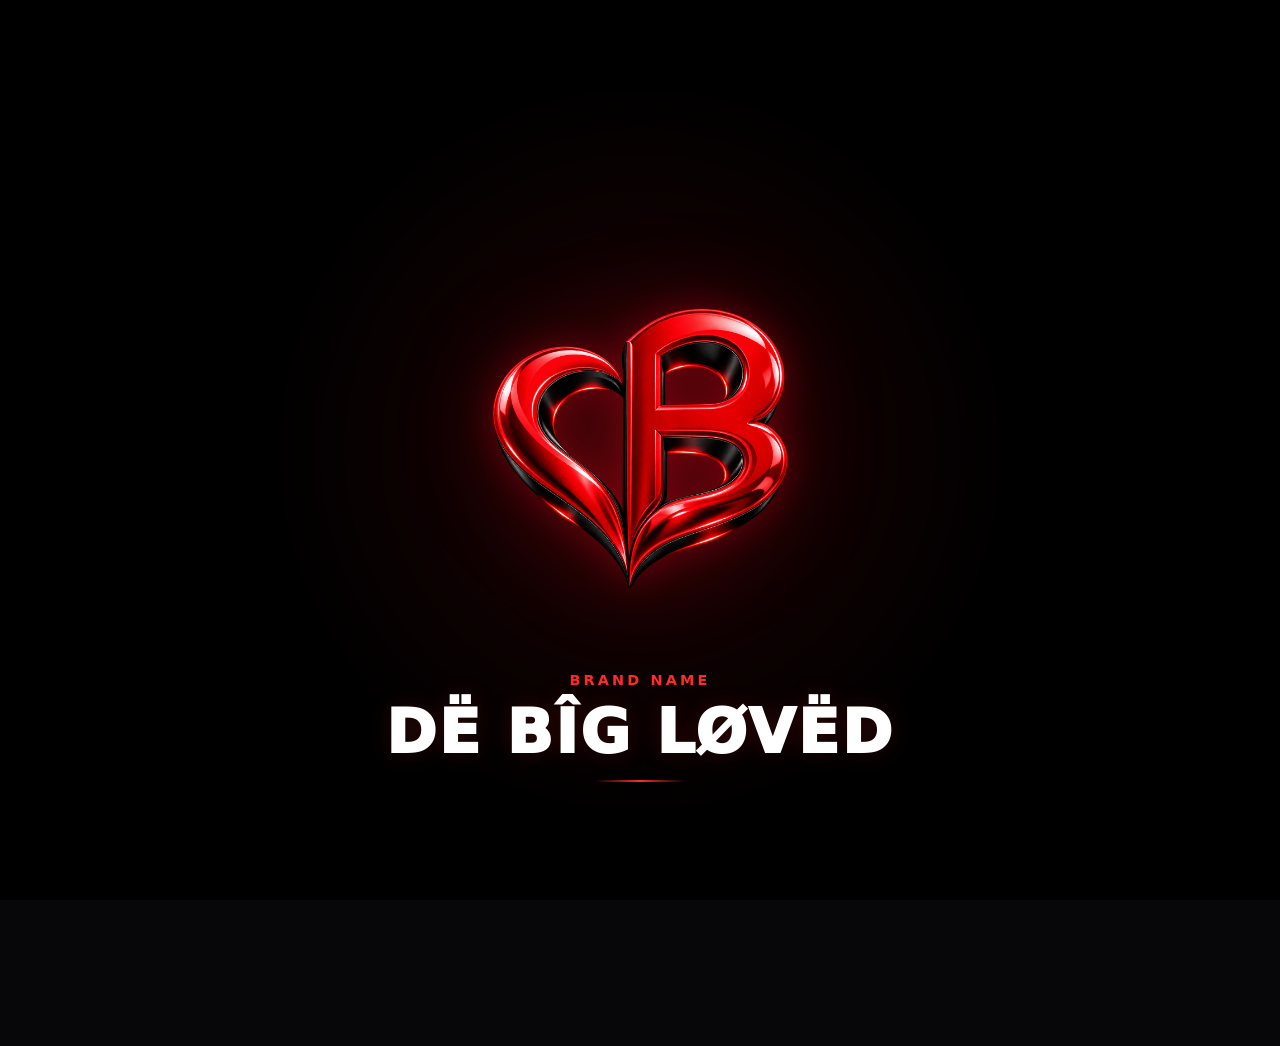
<file: BIG LOVEED POR/index.html>
<!DOCTYPE html>
<html lang="en">
<head>
  <meta charset="UTF-8" />
  <meta name="viewport" content="width=device-width, initial-scale=1.0" />
  <title>DË BÎG LØVËD | Creative • Code • Storytelling</title>
  <link rel="stylesheet" href="index.css" />
  <style>
    /* CV MODAL STYLES */
    .cv-modal {
      display: none;
      position: fixed;
      top: 0;
      left: 0;
      width: 100%;
      height: 100%;
      background: rgba(0, 0, 0, 0.85);
      z-index: 9999;
      overflow-y: auto;
      padding: 20px;
    }
    .cv-modal-content {
      background: #141418;
      max-width: 850px;
      margin: 30px auto;
      border-radius: 12px;
      border: 1px solid #22222a;
      color: #fff;
      padding: 30px;
      position: relative;
    }
    .cv-close-btn {
      position: absolute;
      top: 15px;
      right: 20px;
      font-size: 24px;
      color: #fff;
      cursor: pointer;
    }
    .cv-banner {
      width: 100%;
      max-height: 250px;
      object-fit: cover;
      border-radius: 8px;
      margin-bottom: 20px;
    }
    .cv-header h2 {
      font-size: 1.8rem;
      margin-bottom: 5px;
      color: #fff;
    }
    .cv-subtitle {
      color: #ff2a2a;
      font-weight: 600;
      margin-bottom: 10px;
    }
    .cv-section {
      margin-top: 25px;
      border-top: 1px solid #22222a;
      padding-top: 15px;
    }
    .cv-section h3 {
      color: #ff2a2a;
      font-size: 1.1rem;
      text-transform: uppercase;
      margin-bottom: 10px;
    }
    .cv-skills-grid {
      display: grid;
      grid-template-columns: repeat(auto-fill, minmax(180px, 1fr));
      gap: 10px;
    }
    .cv-skill-item {
      background: #1a1a20;
      padding: 8px 12px;
      border-radius: 5px;
      font-size: 0.85rem;
      border: 1px solid #22222a;
    }
    .cv-job {
      margin-bottom: 15px;
    }
    .cv-job-title {
      font-weight: bold;
      color: #fff;
    }
    .cv-job-time {
      color: #ff2a2a;
      font-size: 0.85rem;
    }
    .cv-list {
      padding-left: 20px;
      color: #a0a0a8;
      font-size: 0.9rem;
    }
    .cv-print-btn {
      background: #ff2a2a;
      color: #fff;
      border: none;
      padding: 10px 20px;
      border-radius: 6px;
      cursor: pointer;
      font-weight: bold;
      margin-bottom: 15px;
    }
    @media print {
      body * { visibility: hidden; }
      .cv-modal, .cv-modal-content, .cv-modal-content * { visibility: visible; }
      .cv-modal { position: absolute; left: 0; top: 0; background: #fff; color: #000; width: 100%; }
      .cv-modal-content { background: #fff; color: #000; border: none; }
      .cv-close-btn, .cv-print-btn { display: none; }
      .cv-subtitle, .cv-section h3, .cv-job-time { color: #d32f2f; }
      .cv-skill-item { background: #f5f5f5; color: #000; border-color: #ccc; }
      .cv-list { color: #333; }
    }
  

    /* CINEMATIC INTRO / LOGO SPLASH */
    #intro-splash {
      position: fixed;
      inset: 0;
      z-index: 20000;
      display: grid;
      place-items: center;
      background: #000;
      overflow: hidden;
      opacity: 1;
      visibility: visible;
      transition: opacity 900ms ease, visibility 900ms ease;
    }

    #intro-splash::before {
      content: "";
      position: absolute;
      width: min(70vw, 760px);
      height: min(70vw, 760px);
      border-radius: 50%;
      background: radial-gradient(circle, rgba(255, 22, 35, .20) 0%, rgba(255, 22, 35, .06) 36%, transparent 70%);
      filter: blur(24px);
      animation: splashPulse 2.8s ease-in-out infinite;
    }

    .intro-inner {
      position: relative;
      z-index: 2;
      display: flex;
      flex-direction: column;
      align-items: center;
      justify-content: center;
      width: min(90vw, 900px);
      text-align: center;
    }

    .intro-logo-wrap {
      width: clamp(180px, 34vw, 430px);
      aspect-ratio: 1 / 1;
      display: grid;
      place-items: center;
      opacity: 0;
      transform: scale(.72) rotateY(0deg);
      animation: logoEnter 900ms cubic-bezier(.16,1,.3,1) forwards, logoSpin 1800ms cubic-bezier(.65,0,.2,1) 900ms forwards;
      filter: drop-shadow(0 0 18px rgba(255, 0, 25, .28)) drop-shadow(0 0 48px rgba(255, 0, 25, .18));
      transform-style: preserve-3d;
      perspective: 1200px;
    }

    .intro-logo {
      width: 100%;
      height: 100%;
      object-fit: contain;
      display: block;
      user-select: none;
      -webkit-user-drag: none;
      backface-visibility: hidden;
    }

    .intro-text {
      position: absolute;
      top: calc(50% + clamp(120px, 20vw, 220px));
      width: min(92vw, 920px);
      opacity: 0;
      transform: translateY(24px);
      letter-spacing: .08em;
      text-transform: uppercase;
    }

    .intro-text-primary {
      animation: introTextIn 650ms ease 2.75s forwards, introTextOut 500ms ease 5.05s forwards;
    }

    .intro-text-secondary {
      animation: introTextIn 650ms ease 5.45s forwards;
    }

    .intro-kicker {
      display: block;
      margin-bottom: 10px;
      color: #ff2a2a;
      font-size: clamp(.68rem, 1.6vw, .9rem);
      font-weight: 800;
      letter-spacing: .22em;
    }

    .intro-title {
      display: block;
      color: #fff;
      font-size: clamp(1.1rem, 4vw, 2.35rem);
      line-height: 1.1;
      font-weight: 900;
      text-shadow: 0 0 20px rgba(255,255,255,.08);
    }

    .intro-brand {
      display: block;
      margin-top: 3px;
      color: #fff;
      font-size: clamp(1.45rem, 5.4vw, 3.8rem);
      line-height: 1;
      font-weight: 950;
      letter-spacing: .04em;
      text-shadow: 0 0 24px rgba(255,42,42,.16);
    }

    .intro-subtle-line {
      width: 90px;
      height: 2px;
      margin: 18px auto 0;
      background: linear-gradient(90deg, transparent, #ff2a2a, transparent);
      transform: scaleX(0);
      transform-origin: center;
      animation: lineReveal 700ms ease 5.85s forwards;
    }

    body.intro-running > :not(#intro-splash) {
      opacity: 0;
    }

    body.intro-complete > :not(#intro-splash) {
      animation: pageReveal 900ms ease both;
    }

    #intro-splash.is-done {
      opacity: 0;
      visibility: hidden;
      pointer-events: none;
    }

    @keyframes logoEnter {
      0% { opacity: 0; transform: scale(.72) rotateY(0deg); }
      100% { opacity: 1; transform: scale(1) rotateY(0deg); }
    }

    @keyframes logoSpin {
      0% { transform: scale(1) rotateY(0deg); }
      65% { transform: scale(1.04) rotateY(290deg); }
      100% { transform: scale(1) rotateY(360deg); }
    }

    @keyframes introTextIn {
      0% { opacity: 0; transform: translateY(24px); filter: blur(10px); }
      100% { opacity: 1; transform: translateY(0); filter: blur(0); }
    }

    @keyframes introTextOut {
      0% { opacity: 1; transform: translateY(0); filter: blur(0); }
      100% { opacity: 0; transform: translateY(-18px); filter: blur(10px); }
    }

    @keyframes lineReveal {
      100% { transform: scaleX(1); }
    }

    @keyframes splashPulse {
      0%, 100% { transform: scale(.95); opacity: .72; }
      50% { transform: scale(1.08); opacity: 1; }
    }

    @keyframes pageReveal {
      from { opacity: 0; }
      to { opacity: 1; }
    }

    @media (prefers-reduced-motion: reduce) {
      #intro-splash { transition-duration: 200ms; }
      .intro-logo-wrap, .intro-text-primary, .intro-text-secondary, .intro-subtle-line { animation-duration: 1ms !important; animation-delay: 1ms !important; animation-iteration-count: 1 !important; }
    }

    /* WEB PROJECT SHOWCASE LINK */
    .btn span[aria-hidden="true"] { margin-left: 6px; }
    .grid-item .btn { transition: transform .25s ease, box-shadow .25s ease; }
    .grid-item .btn:hover { transform: translateY(-2px); box-shadow: 0 12px 30px rgba(255,42,42,.22); }

  </style>
</head>
<body class="intro-running">

  <!-- CINEMATIC OBJ INTRO SPLASH -->
  <div id="intro-splash" aria-label="Obafemi Beloved Jesulayomi portfolio introduction">
    <div class="intro-inner">
      <div class="intro-logo-wrap">
        <img class="intro-logo" src="ChatGPT Image Aug 20, 2026, 01_50_50 PM.png" alt="OBJ logo" />
      </div>

      <div class="intro-text intro-text-primary">
        <span class="intro-title">This is Obafemi Beloved Jesulayomi (OBJ)</span>
        <span class="intro-kicker">PERSONAL PORTFOLIO</span>
      </div>

      <div class="intro-text intro-text-secondary">
        <span class="intro-kicker">BRAND NAME</span>
        <span class="intro-brand">DË BÎG LØVËD</span>
        <div class="intro-subtle-line"></div>
      </div>
    </div>
  </div>

  <!-- CUSTOM CURSOR -->
  <div class="cursor-dot" id="dot"></div>
  <div class="cursor-outline" id="outline"></div>

  <!-- AMBIENT GLOW -->
  <div class="glow-orb"></div>

  <!-- NAVIGATION -->
  <header>
    <div class="logo">DË BÎG <span>LØVËD</span></div>
    <nav>
      <ul>
        <li><a href="#" onclick="showPage('home')" class="active" id="nav-home">Home</a></li>
        <li><a href="#" onclick="showPage('web')" id="nav-web">Web Dev</a></li>
        <li><a href="#" onclick="showPage('video')" id="nav-video">Video</a></li>
        <li><a href="#" onclick="showPage('photo')" id="nav-photo">Photo</a></li>
        <li><a href="#" onclick="showPage('contact')" id="nav-contact">Contact</a></li>
      </ul>
    </nav>
  </header>

  <!-- 1. HOME PAGE -->
  <section id="home" class="active-section">
    <div class="hero">
      <div class="hero-text">
        <span class="tag">Portfolio Showcase</span>
        <h1>TURNING IDEAS INTO <span>IMPACT</span></h1>
        <p class="subtitle">Architecting modern web experiences, crafting engaging digital content, producing cinematic edits, and engineering high-converting visual brand assets.</p>
        <button class="btn" onclick="showPage('contact')">Launch Project</button>
      </div>

      <!-- PROFILE PICTURE SPOT -->
      <div class="hero-image-wrapper">
        <div class="profile-frame">
          <img src="mine.jpeg" alt="De Big Loved Profile Picture">
        </div>
      </div>
    </div>

    <div class="hero-cards">
      <div class="card">
        <h3>Brand Visuals</h3>
        <p style="color: var(--muted); font-size: 0.85rem;">4 Years Exp. Visual brand identity, polished marketing graphics, and high-end digital presentation design.</p>
      </div>
      <div class="card">
        <h3>Web Architecture</h3>
        <p style="color: var(--muted); font-size: 0.85rem;">2 Years Exp. Responsive UI design, clean code standards, and custom web applications.</p>
      </div>
      <div class="card">
        <h3>Video Production</h3>
        <p style="color: var(--muted); font-size: 0.85rem;">4 Years Exp. High-energy cuts, color grading, motion FX, and sound design.</p>
      </div>
      <div class="card">
        <h3>Photo Retouching</h3>
        <p style="color: var(--muted); font-size: 0.85rem;">4 Years Exp. Precision visual grading, brand collateral, and composition balance.</p>
      </div>
    </div>
  </section>

  <!-- 2. WEB DEVELOPMENT PAGE -->
  <section id="web">
    <span class="tag">Engineering</span>
    <h2 class="title">Web <span>Development</span></h2>
    <p class="subtitle">Custom web applications engineered with clean code and interactive frontends.</p>
    <div class="grid">
      <div class="grid-item">
        <div class="preview-box">
          <img src="Screenshot 2026-10-10 164930.png" alt="Code UI">
        </div>
        <div style="padding: 25px;">
          <h3>Interactive Web App</h3>
          <p style="color: var(--muted); font-size: 0.85rem; margin-top: 5px; margin-bottom: 20px;">Built with modern JavaScript framework architecture, API integration, and theme engines.</p>
          <button class="btn" onclick="window.location.href='web-projects.html'" style="padding: 8px 18px; font-size: 0.75rem;">Explore Architecture <span aria-hidden="true">↗</span></button>
        </div>
      </div>
      <div class="grid-item">
        <div class="preview-box">
          <img src="e46a0178-d186-4984-81bb-4c3822f43ef6.png" alt="Dashboard">
        </div>
        <div style="padding: 25px;">
          <h3>Brand Media Portal</h3>
          <p style="color: var(--muted); font-size: 0.85rem; margin-top: 5px; margin-bottom: 20px;">Performance-focused landing layout designed for media display and client acquisition.</p>
          <button class="btn" onclick="window.location.href='web-projects.html'" style="padding: 8px 18px; font-size: 0.75rem;">Explore Architecture <span aria-hidden="true">↗</span></button>
        </div>
      </div>
    </div>
  </section>

  <!-- 3. VIDEO EDITING PAGE -->
  <section id="video">
    <span class="tag">Motion Media</span>
    <h2 class="title">Video <span>Editing</span></h2>
    <p class="subtitle">4 Years in cinematic post-production, storytelling, and motion graphics.</p>
    <div class="grid">
      <div class="grid-item">
        <div class="preview-box">
          <img src="vid.png" alt="Video Timeline">
        </div>
        <div style="padding: 25px;">
          <h3>Commercial Showreel</h3>
          <p style="color: var(--muted); font-size: 0.85rem; margin-top: 5px; margin-bottom: 20px;">Dynamic timeline editing featuring precise pacing, sound effects, and color transformation.</p>
          <button class="btn" onclick="window.location.href='video-projects.html'" style="padding: 8px 18px; font-size: 0.75rem;">Play Reel</button>
        </div>
      </div>
    </div>
  </section>

  <!-- 4. PHOTO EDITING PAGE -->
  <section id="photo">
    <span class="tag">Post-Processing Lab</span>
    <h2 class="title">Photo <span>Editing</span></h2>
    <p class="subtitle">Adjust the controls below to experience dynamic post-processing color grading in real time.</p>

    <div class="interactive-photo">
      <div class="photo-stage">
        <img id="target-photo" src="74b70dab-a43e-45c5-8aa5-62d47d5a8537.png" alt="Retouch Target">
      </div>
      <div class="controls-panel">
        <h3 style="font-size: 1rem; text-transform: uppercase;">Realtime FX Suite</h3>
        <div class="control-group">
          <label>Exposure <span id="val-bright">100%</span></label>
          <input type="range" id="bright" min="50" max="150" value="100" oninput="applyFilters()">
        </div>
        <div class="control-group">
          <label>Contrast <span id="val-contrast">100%</span></label>
          <input type="range" id="contrast" min="50" max="200" value="100" oninput="applyFilters()">
        </div>
        <div class="control-group">
          <label>Color Grade (Hue) <span id="val-hue">0deg</span></label>
          <input type="range" id="hue" min="0" max="360" value="0" oninput="applyFilters()">
        </div>
        <button class="btn" style="padding: 10px; font-size: 0.75rem; justify-content: center;" onclick="resetFilters()">Reset FX</button>
      </div>
    </div>
  </section>

  <!-- 5. CONTACT PAGE -->
  <section id="contact">
    <span class="tag">Direct Channel</span>
    <h2 class="title">Contact <span>& Hiring</span></h2>
    <p class="subtitle">Available for Web Architecture, Video Post-Production, Brand Design, and Visual Design opportunities.</p>
    
    <div class="contact-wrapper">
      <div class="contact-info-card">
        <h3 style="font-size: 1.2rem; text-transform: uppercase;">Direct Info</h3>
        
        <div class="info-item">
          <label>Email Address</label>
          <a href="mailto:obafemibelovedjesulayomi@gmail.com">obafemibelovedjesulayomi@gmail.com</a>
        </div>

        <div class="info-item">
          <label>Phone Number</label>
          <a href="tel:+2348052755232">+234 8052755232</a>
        </div>

        <div class="info-item">
          <label>Social Handle</label>
          <p>FACEBOOK (@BIG LOVED AI)</p>
          <p>TIKTOK (@De_Big_Loved)</p>
          <p>INSTAGRAM (@De_Big_Loved)</p>
        </div>

        <!-- VIEW AND DOWNLOAD CV BUTTON -->
        <button onclick="openCvModal()" class="btn" style="margin-top: 10px; justify-content: center; width: 100%;">
          View & Download Official CV
        </button>
      </div>

      <!-- WHATSAPP DIRECT FORM -->
      <form id="whatsappForm" onsubmit="sendToWhatsApp(event)">
        <input type="text" id="clientName" placeholder="Full Name" required />
        <input type="email" id="clientEmail" placeholder="Email Address" required />
        <textarea id="clientMessage" rows="4" placeholder="Project Description" required></textarea>
        <button type="submit" class="btn">Dispatch Message</button>
      </form>
    </div>
  </section>

  <!-- CV MODAL POPUP -->
  <div id="cvModal" class="cv-modal">
    <div class="cv-modal-content">
      <span class="cv-close-btn" onclick="closeCvModal()">&times;</span>
      <button class="cv-print-btn" onclick="window.print()">🖨️ Print / Save as PDF</button>

      <!-- CV IMAGE BANNER -->
      <img src="IMG_6655.jpg" alt="Obafemi Beloved Jesulayomi Banner" class="cv-banner" />

      <div class="cv-header">
        <h2>Obafemi Beloved Jesulayomi</h2>
        <div class="cv-subtitle">Website Developer | Video Editor | Photo Editor | Graphic Designer | Brand Visual Specialist</div>
        <p style="color: #a0a0a8; font-size: 0.85rem;">Kabba, Kogi State, Nigeria | obafemibelovedjesulayomi@gmail.com</p>
      </div>

      <div class="cv-section">
        <h3>Professional Profile</h3>
        <p style="color: #a0a0a8; font-size: 0.9rem;">Creative and technically minded digital professional with 4 years of experience in video editing and photo editing and 2 years of experience in web development. Skilled at turning ideas into polished visual content and functional digital experiences. Strong background in image enhancement, retouching, background removal, color correction, graphic design, HTML, CSS, and JavaScript.</p>
      </div>

      <div class="cv-section">
        <h3>Core Skills</h3>
        <div class="cv-skills-grid">
          <div class="cv-skill-item">📸 Photo Editing</div>
          <div class="cv-skill-item">🎬 Video Editing</div>
          <div class="cv-skill-item">🌐 Web Development</div>
          <div class="cv-skill-item">🎨 Graphic Design</div>
          <div class="cv-skill-item">✨ Image Enhancement</div>
          <div class="cv-skill-item">🖼️ Background Removal</div>
          <div class="cv-skill-item">🎨 Color Correction</div>
          <div class="cv-skill-item">💻 HTML / CSS</div>
          <div class="cv-skill-item">⚡ JavaScript</div>
          <div class="cv-skill-item">🧩 Brand Visuals</div>
          <div class="cv-skill-item">📖 Visual Storytelling</div>
          <div class="cv-skill-item">💡 Creative Problem-Solving</div>
        </div>
      </div>

      <div class="cv-section">
        <h3>Professional Experience</h3>
        <div class="cv-job">
          <div class="cv-job-title">Independent Creative Professional / Freelancer</div>
          <div class="cv-job-time">4 Years — Video & Photo Editing</div>
          <ul class="cv-list">
            <li>Edited and enhanced photographs for personal, social-media, promotional, and event use.</li>
            <li>Performed retouching, sharpening, color correction, background removal, and visual cleanup while preserving natural facial appearance.</li>
            <li>Created polished graphics, promotional materials, social-media visuals, and branded content.</li>
            <li>Edited videos into engaging, story-driven content suitable for social media and promotional communication.</li>
          </ul>
        </div>
        <div class="cv-job">
          <div class="cv-job-title">Website Developer / Front-End Developer</div>
          <div class="cv-job-time">2 Years — Web Development</div>
          <ul class="cv-list">
            <li>Build and customize responsive websites using HTML, CSS, and JavaScript.</li>
            <li>Create clean, user-focused interfaces and modern digital experiences.</li>
            <li>Develop interactive web pages and connect front-end interfaces to web-based functionality.</li>
            <li>Combine design and development skills to turn creative concepts into usable digital products.</li>
          </ul>
        </div>
      </div>

      <div class="cv-section">
        <h3>Tools & Technology</h3>
        <p style="color: #a0a0a8; font-size: 0.9rem;">
          <strong>Creative:</strong> Adobe Photoshop, Adobe Lightroom, video-editing workflows, graphic-design workflows<br>
          <strong>Web:</strong> HTML5, CSS3, JavaScript<br>
          <strong>General:</strong> Image retouching, digital design, visual storytelling, brand presentation
        </p>
      </div>

      <div class="cv-section">
        <h3>Education</h3>
        <p style="color: #a0a0a8; font-size: 0.9rem;">
          <strong>Evangel College, Ayetẹju, Kabba, Kogi State, Nigeria</strong> — Secondary School Graduate, 2026
        </p>
      </div>

      <div class="cv-section">
        <h3>Professional Strengths</h3>
        <p style="color: #a0a0a8; font-size: 0.9rem;">Creative • Innovative • Reliable • Passionate</p>
      </div>

      <div class="cv-section">
        <h3>Career Objective</h3>
        <p style="color: #a0a0a8; font-size: 0.9rem;">To work with individuals, brands, or organizations where I can apply my creative and technical skills to produce high-quality visual content, modern websites, and digital experiences, while continuing to grow as a multidisciplinary creative professional.</p>
      </div>

      <div class="cv-section">
        <h3>References</h3>
        <p style="color: #a0a0a8; font-size: 0.9rem;">Available on request.</p>
      </div>
    </div>
  </div>

  <!-- AI FLOATING FAB & ASSISTANT CHAT -->
  <button class="ai-fab" onclick="toggleChat()">AI</button>
  <div class="ai-chat-window" id="aiWindow">
    <div class="ai-top">
      <span>AI Assistant // De Big Loved</span>
      <span style="cursor:pointer;" onclick="toggleChat()">✕</span>
    </div>
    <div class="ai-body" id="chatBody">
      <div class="bubble bot">Welcome! I am De Big Loved's AI assistant. Ask me anything about his web dev, design, or video/photo editing experience!</div>
    </div>
    <div class="ai-bottom">
      <input type="text" id="aiInput" placeholder="Ask a question..." onkeypress="if(event.key==='Enter') sendMsg()" />
      <button onclick="sendMsg()">Send</button>
    </div>
  </div>

  <script src="script.js"></script>
  <script>
    function openCvModal() {
      document.getElementById('cvModal').style.display = 'block';
    }
    function closeCvModal() {
      document.getElementById('cvModal').style.display = 'none';
    }

    // Cinematic intro: finish the logo animation, reveal the home page, and continue normally.
    window.addEventListener('load', function () {
      const splash = document.getElementById('intro-splash');
      if (!splash) return;

      const finishIntro = () => {
        document.body.classList.remove('intro-running');
        document.body.classList.add('intro-complete');
        splash.classList.add('is-done');

        // Always land on the Home section after the intro.
        if (typeof showPage === 'function') {
          showPage('home');
        } else {
          document.querySelectorAll('section').forEach(section => {
            section.classList.remove('active-section');
          });
          document.getElementById('home')?.classList.add('active-section');
        }

        setTimeout(() => splash.remove(), 1000);
      };

      // Match the full logo/text sequence, then transition automatically.
      setTimeout(finishIntro, 7300);
    });
  </script>
</body>
</html>
</file>
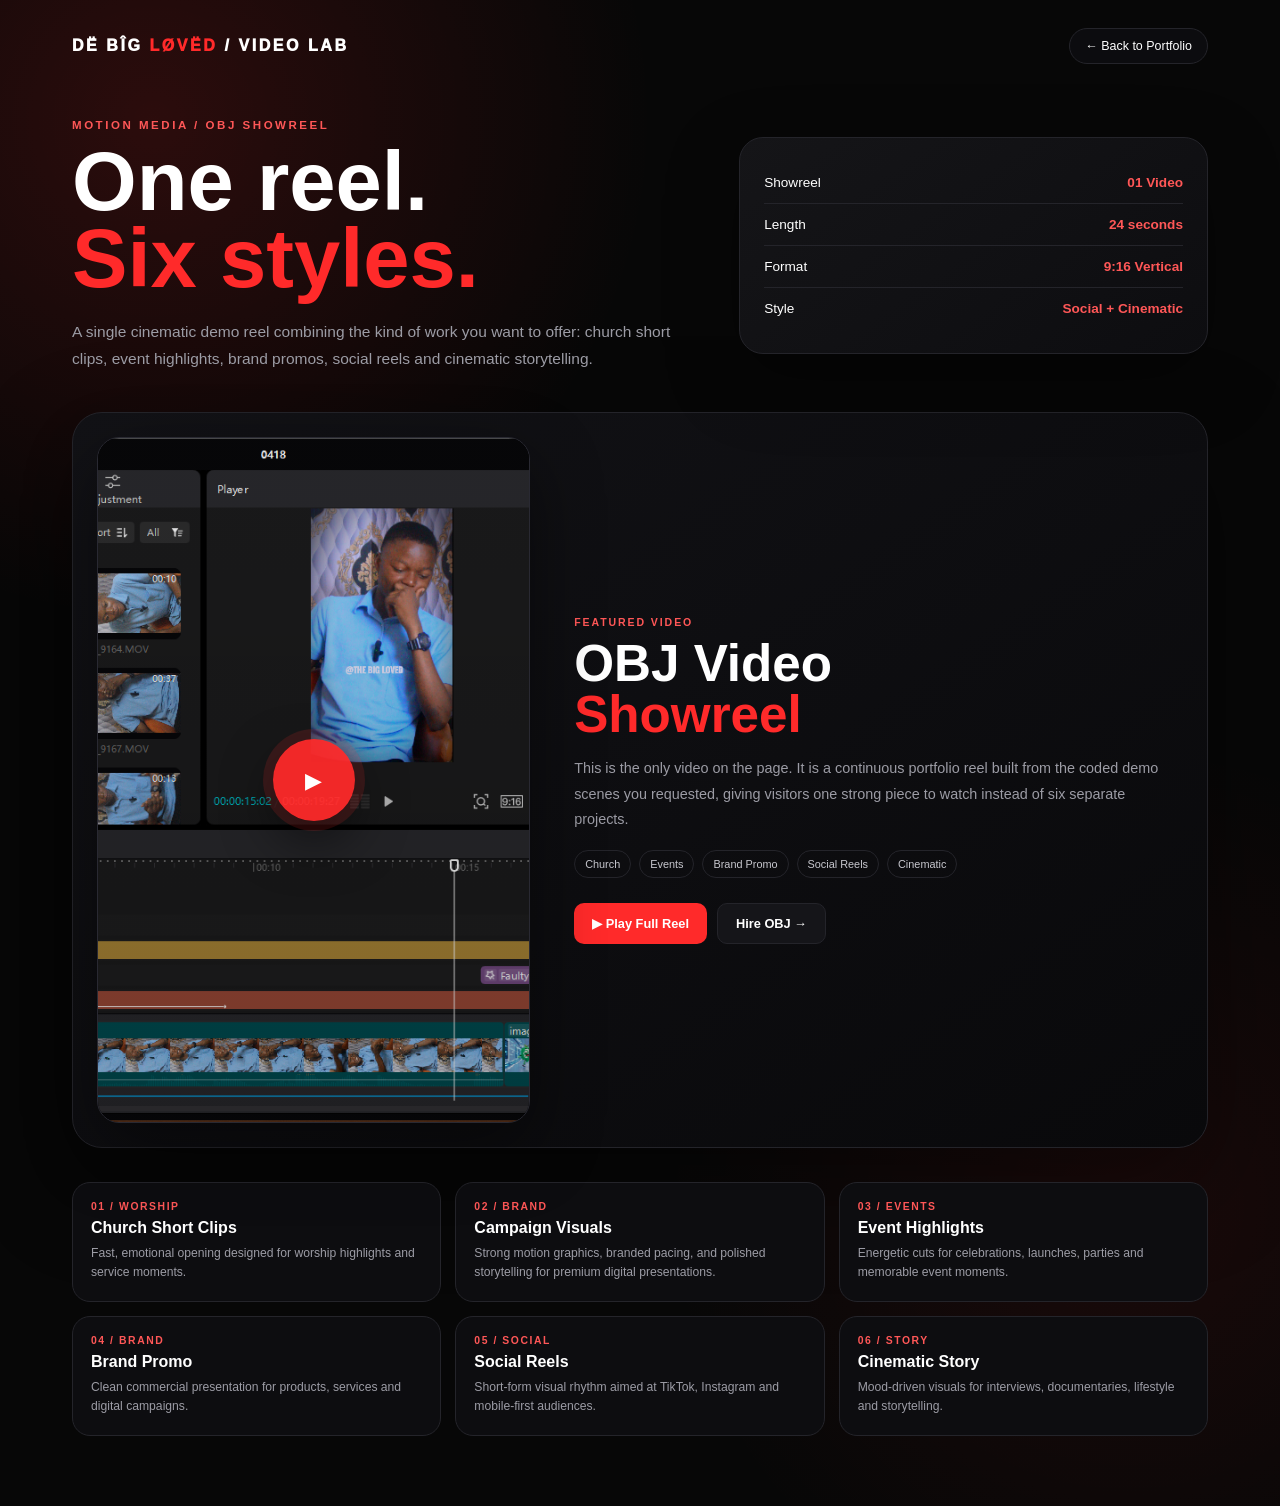
<file: BIG LOVEED POR/video-projects.html>
<!DOCTYPE html>
<html lang="en">
<head>
<meta charset="UTF-8">
<meta name="viewport" content="width=device-width, initial-scale=1.0">
<title>Video Showreel | DË BÎG LØVËD</title>
<meta name="description" content="OBJ video editing showreel by Obafemi Beloved Jesulayomi.">
<style>
:root{--red:#ff2a2a;--red2:#ff5757;--bg:#070707;--line:#24242a;--muted:#9c9ca5;--white:#fff}
*{box-sizing:border-box;margin:0;padding:0}
html{scroll-behavior:smooth}
body{font-family:Inter,Segoe UI,Arial,sans-serif;background:radial-gradient(circle at 12% 8%,rgba(255,42,42,.15),transparent 28%),radial-gradient(circle at 88% 80%,rgba(255,42,42,.08),transparent 28%),var(--bg);color:var(--white);min-height:100vh}
body.modal-open{overflow:hidden}
a{color:inherit;text-decoration:none}
.wrap{max-width:1180px;margin:auto;padding:28px 22px 70px}
.topbar{display:flex;align-items:center;justify-content:space-between;gap:18px;margin-bottom:55px}.brand{font-weight:950;letter-spacing:.16em;font-size:1rem}.brand span{color:var(--red)}
.back{display:inline-flex;gap:8px;align-items:center;border:1px solid var(--line);padding:10px 15px;border-radius:999px;font-size:.78rem;background:#0c0c0f;transition:.25s}.back:hover{border-color:var(--red);transform:translateY(-2px)}
.hero{display:grid;grid-template-columns:1fr .75fr;gap:42px;align-items:center;margin-bottom:40px}.eyebrow{color:var(--red2);text-transform:uppercase;letter-spacing:.22em;font-size:.72rem;font-weight:800}.hero h1{font-size:clamp(2.6rem,6.5vw,6rem);line-height:.93;margin:12px 0 20px}.hero h1 span{color:var(--red)}.hero p{max-width:700px;color:var(--muted);line-height:1.75;font-size:.97rem}
.info-card{background:linear-gradient(145deg,#151518,#0d0d10);border:1px solid var(--line);border-radius:24px;padding:24px;box-shadow:0 25px 70px rgba(0,0,0,.35)}.info-row{display:flex;justify-content:space-between;gap:15px;padding:13px 0;border-bottom:1px solid var(--line);font-size:.85rem}.info-row:last-child{border-bottom:0}.info-row span:last-child{color:var(--red2);font-weight:800;text-align:right}
.showcase{display:grid;grid-template-columns:minmax(260px,.7fr) minmax(280px,1fr);gap:34px;align-items:center;background:linear-gradient(145deg,#121216,#09090b);border:1px solid var(--line);border-radius:30px;padding:24px;box-shadow:0 35px 100px rgba(0,0,0,.4)}
.video-frame{position:relative;border-radius:22px;overflow:hidden;background:#000;border:1px solid #292932;box-shadow:0 25px 70px rgba(0,0,0,.45)}.video-frame video{width:100%;display:block;aspect-ratio:9/16;max-height:76vh;object-fit:cover}.video-overlay{position:absolute;inset:0;display:flex;align-items:center;justify-content:center;background:linear-gradient(180deg,rgba(0,0,0,.08),rgba(0,0,0,.24));pointer-events:none}.play-button{width:82px;height:82px;border-radius:50%;background:rgba(255,42,42,.94);display:grid;place-items:center;font-size:1.4rem;box-shadow:0 0 0 10px rgba(255,42,42,.14),0 20px 50px rgba(0,0,0,.5)}
.copy{padding:12px 10px}.copy .mini{color:var(--red2);text-transform:uppercase;letter-spacing:.18em;font-size:.66rem;font-weight:800}.copy h2{font-size:clamp(1.9rem,4vw,3.5rem);line-height:1;margin:10px 0 16px}.copy p{color:var(--muted);line-height:1.75;font-size:.9rem}.chips{display:flex;flex-wrap:wrap;gap:8px;margin:18px 0 25px}.chip{border:1px solid var(--line);padding:7px 10px;border-radius:999px;color:#c8c8cf;font-size:.68rem}.actions{display:flex;flex-wrap:wrap;gap:10px}.btn{border:0;background:var(--red);color:#fff;padding:12px 18px;border-radius:10px;font-size:.8rem;font-weight:850;cursor:pointer}.btn.secondary{background:#151519;border:1px solid var(--line)}.btn:hover{transform:translateY(-2px)}
.story{margin-top:34px;display:grid;grid-template-columns:repeat(3,1fr);gap:14px}.story-card{border:1px solid var(--line);border-radius:18px;padding:18px;background:#0d0d10}.story-card span{display:block;color:var(--red2);font-size:.65rem;text-transform:uppercase;letter-spacing:.15em;font-weight:800;margin-bottom:7px}.story-card h3{font-size:1rem;margin-bottom:7px}.story-card p{font-size:.76rem;color:var(--muted);line-height:1.6}
.modal{position:fixed;inset:0;display:none;z-index:9999;place-items:center;padding:18px}.modal.show{display:grid}.backdrop{position:absolute;inset:0;background:rgba(0,0,0,.86);backdrop-filter:blur(10px)}.panel{position:relative;z-index:2;width:min(620px,100%);background:#0c0c10;border:1px solid #2b2b33;border-radius:24px;padding:16px;box-shadow:0 30px 100px rgba(0,0,0,.6)}.panel video{width:100%;max-height:82vh;display:block;background:#000;border-radius:16px}.close{position:absolute;right:12px;top:12px;z-index:3;width:42px;height:42px;border-radius:50%;border:1px solid #34343b;background:#0b0b0d;color:#fff;font-size:1.5rem;cursor:pointer}.close:hover{background:var(--red);border-color:var(--red)}
@media(max-width:860px){.hero{grid-template-columns:1fr}.showcase{grid-template-columns:1fr;max-width:720px;margin:auto}.video-frame video{max-height:720px}.story{grid-template-columns:1fr 1fr}.topbar{margin-bottom:35px}}
@media(max-width:560px){.wrap{padding:20px 14px 50px}.hero h1{font-size:2.9rem}.showcase{padding:14px;border-radius:24px}.story{grid-template-columns:1fr}.actions .btn{width:100%;text-align:center}.back{font-size:.7rem}}
</style>
</head>
<body>
<div class="wrap">
  <div class="topbar">
    <div class="brand">DË BÎG <span>LØVËD</span> / VIDEO LAB</div>
    <a class="back" href="index.html">← Back to Portfolio</a>
  </div>

  <section class="hero">
    <div>
      <div class="eyebrow">Motion Media / OBJ Showreel</div>
      <h1>One reel.<br><span>Six styles.</span></h1>
      <p>A single cinematic demo reel combining the kind of work you want to offer: church short clips, event highlights, brand promos, social reels and cinematic storytelling.</p>
    </div>
    <div class="info-card">
      <div class="info-row"><span>Showreel</span><span>01 Video</span></div>
      <div class="info-row"><span>Length</span><span>24 seconds</span></div>
      <div class="info-row"><span>Format</span><span>9:16 Vertical</span></div>
      <div class="info-row"><span>Style</span><span>Social + Cinematic</span></div>
    </div>
  </section>

  <section class="showcase">
    <div class="video-frame">
      <video id="previewVideo" poster="vid.png" muted autoplay loop playsinline>
        <source src="https://interactive-examples.mdn.mozilla.net/media/cc0-videos/flower.mp4" type="video/mp4" />
      </video>
      <div class="video-overlay"><span class="play-button">▶</span></div>
    </div>
    <div class="copy">
      <div class="mini">Featured Video</div>
      <h2>OBJ Video<br><span style="color:var(--red)">Showreel</span></h2>
      <p>This is the only video on the page. It is a continuous portfolio reel built from the coded demo scenes you requested, giving visitors one strong piece to watch instead of six separate projects.</p>
      <div class="chips">
        <span class="chip">Church</span><span class="chip">Events</span><span class="chip">Brand Promo</span><span class="chip">Social Reels</span><span class="chip">Cinematic</span>
      </div>
      <div class="actions">
        <button class="btn" id="openReel">▶ Play Full Reel</button>
        <a class="btn secondary" href="index.html#contact">Hire OBJ →</a>
      </div>
    </div>
  </section>

  <section class="story">
    <div class="story-card"><span>01 / Worship</span><h3>Church Short Clips</h3><p>Fast, emotional opening designed for worship highlights and service moments.</p></div>
    <div class="story-card"><span>02 / Brand</span><h3>Campaign Visuals</h3><p>Strong motion graphics, branded pacing, and polished storytelling for premium digital presentations.</p></div>
    <div class="story-card"><span>03 / Events</span><h3>Event Highlights</h3><p>Energetic cuts for celebrations, launches, parties and memorable event moments.</p></div>
    <div class="story-card"><span>04 / Brand</span><h3>Brand Promo</h3><p>Clean commercial presentation for products, services and digital campaigns.</p></div>
    <div class="story-card"><span>05 / Social</span><h3>Social Reels</h3><p>Short-form visual rhythm aimed at TikTok, Instagram and mobile-first audiences.</p></div>
    <div class="story-card"><span>06 / Story</span><h3>Cinematic Story</h3><p>Mood-driven visuals for interviews, documentaries, lifestyle and storytelling.</p></div>
  </section>
</div>

<div class="modal" id="reelModal" aria-hidden="true">
  <div class="backdrop" id="backdrop"></div>
  <div class="panel">
    <button class="close" id="close" type="button" aria-label="Close">×</button>
    <video id="fullVideo" controls playsinline>
      <source src="https://interactive-examples.mdn.mozilla.net/media/cc0-videos/flower.mp4" type="video/mp4" />
    </video>
  </div>
</div>

<script>
const modal=document.getElementById('reelModal');
const fullVideo=document.getElementById('fullVideo');
const open=document.getElementById('openReel');
const close=document.getElementById('close');
const backdrop=document.getElementById('backdrop');
function openModal(){modal.classList.add('show');modal.setAttribute('aria-hidden','false');document.body.classList.add('modal-open');fullVideo.currentTime=0;fullVideo.play().catch(()=>{});}
function closeModal(){fullVideo.pause();modal.classList.remove('show');modal.setAttribute('aria-hidden','true');document.body.classList.remove('modal-open');}
open.addEventListener('click',openModal);close.addEventListener('click',closeModal);backdrop.addEventListener('click',closeModal);document.addEventListener('keydown',e=>{if(e.key==='Escape')closeModal()});
</script>
</body>
</html>
</file>
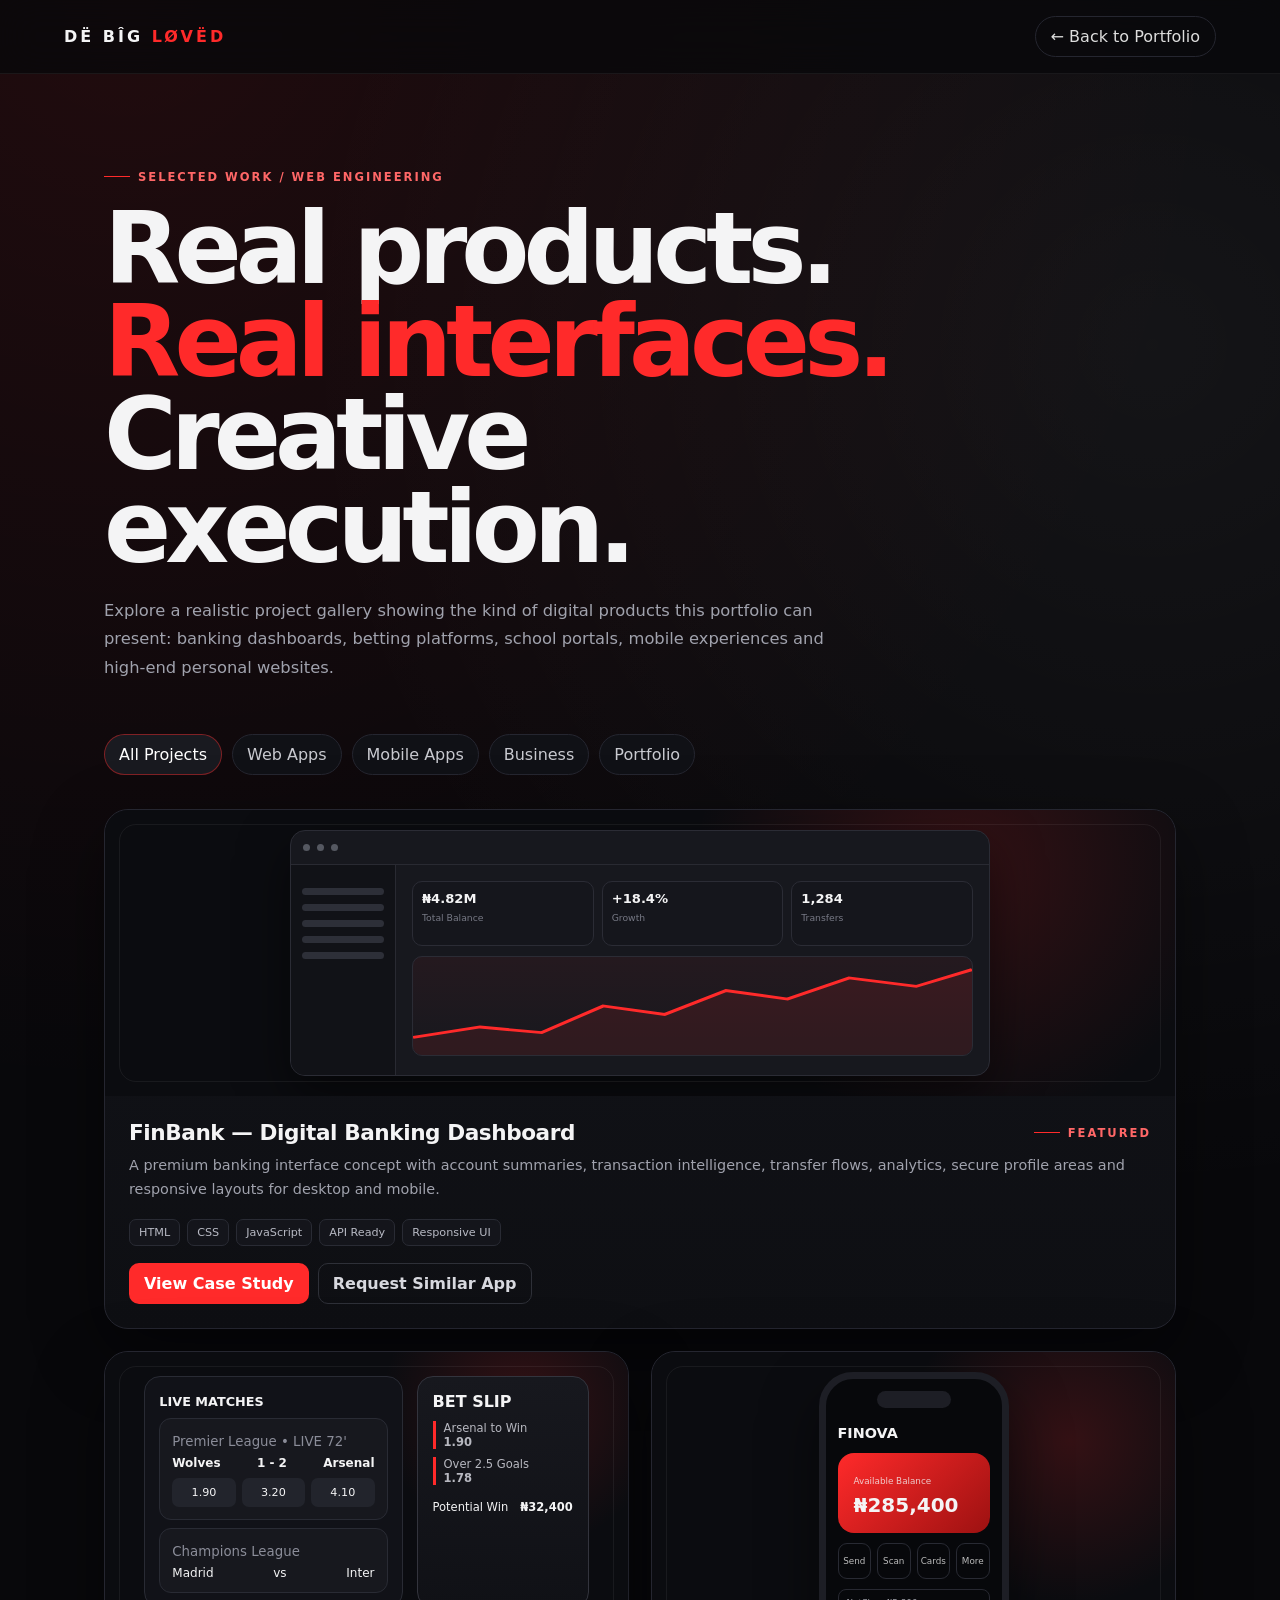
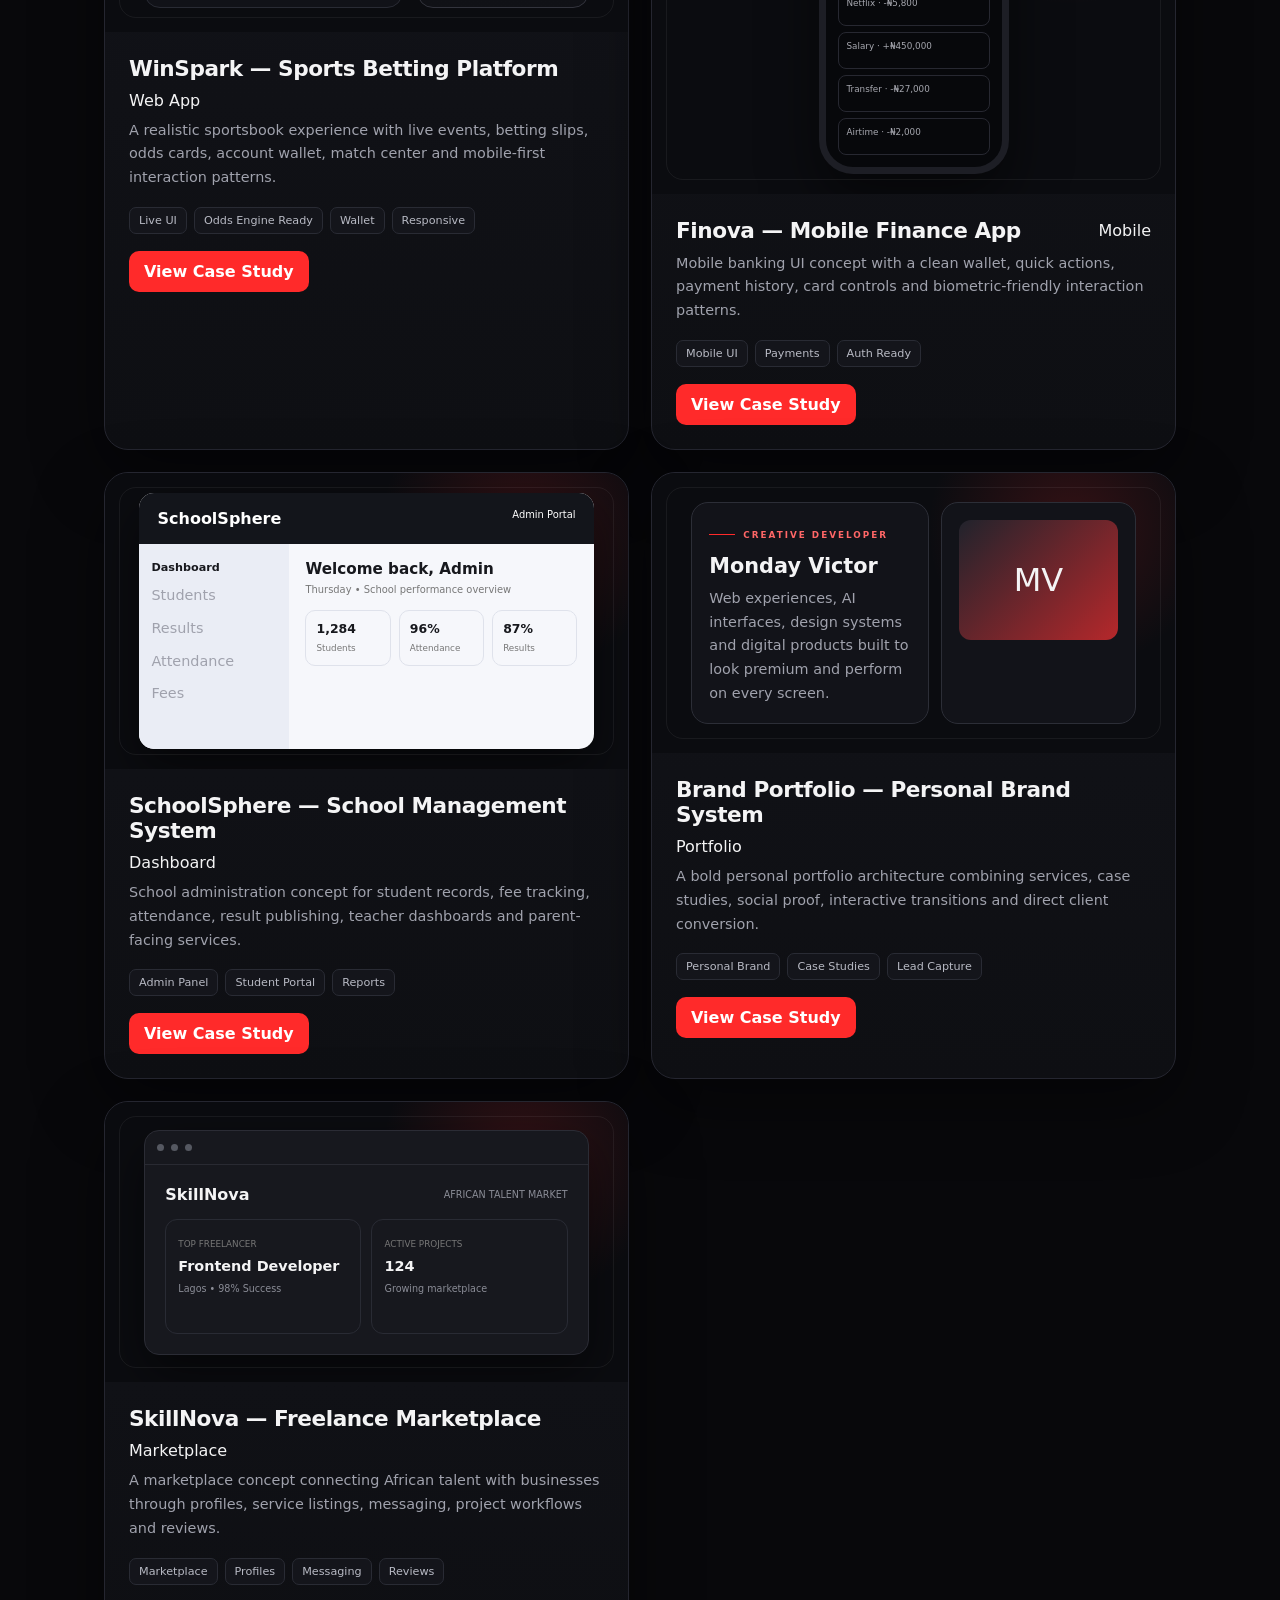
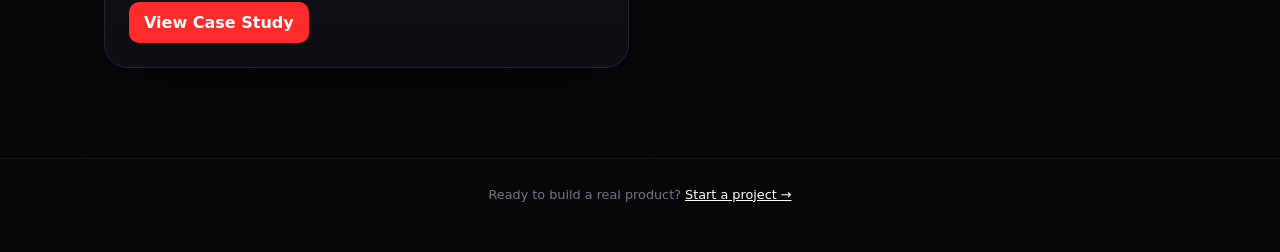
<file: BIG LOVEED POR/web-projects.html>
<!DOCTYPE html>
<html lang="en">
<head>
  <meta charset="UTF-8" />
  <meta name="viewport" content="width=device-width, initial-scale=1.0" />
  <meta name="description" content="De Big Loved Web Development — realistic project showcase." />
  <title>Web Projects | DË BÎG LØVËD</title>
  <style>
    :root {
      --bg:#08080b;
      --panel:#101116;
      --panel-2:#15161d;
      --line:#252630;
      --text:#f4f4f5;
      --muted:#a0a2ad;
      --accent:#ff2a2a;
      --accent-2:#ff6767;
      --shadow:0 24px 70px rgba(0,0,0,.42);
    }
    * { box-sizing:border-box; margin:0; padding:0; }
    html { scroll-behavior:smooth; }
    body {
      font-family:Inter,system-ui,-apple-system,BlinkMacSystemFont,"Segoe UI",sans-serif;
      color:var(--text); background:
        radial-gradient(circle at 10% 0%, rgba(255,42,42,.10), transparent 30%),
        radial-gradient(circle at 90% 10%, rgba(255,255,255,.05), transparent 26%),
        var(--bg);
      min-height:100vh;
    }
    a { color:inherit; text-decoration:none; }
    button { font:inherit; }
    .topbar {
      position:sticky; top:0; z-index:20; display:flex; justify-content:space-between;
      align-items:center; padding:16px 5vw; backdrop-filter:blur(18px);
      background:rgba(8,8,11,.78); border-bottom:1px solid rgba(255,255,255,.06);
    }
    .logo { font-weight:900; letter-spacing:3px; font-size:1rem; }
    .logo span { color:var(--accent); }
    .back { padding:10px 15px; border:1px solid var(--line); border-radius:999px; color:#ddd; transition:.2s; }
    .back:hover { border-color:#454550; transform:translateY(-1px); }
    .hero { max-width:1200px; margin:0 auto; padding:88px 5vw 42px; }
    .tag { display:inline-flex; gap:8px; align-items:center; color:var(--accent-2); text-transform:uppercase; font-size:.72rem; letter-spacing:2px; font-weight:800; }
    .tag::before { content:""; width:26px; height:1px; background:var(--accent); }
    h1 { margin-top:18px; font-size:clamp(2.7rem,8vw,6.2rem); line-height:.94; letter-spacing:-.06em; max-width:900px; }
    h1 span { color:var(--accent); }
    .hero p { max-width:760px; margin-top:22px; color:var(--muted); line-height:1.75; font-size:1.02rem; }
    .filters { max-width:1200px; margin:10px auto 34px; padding:0 5vw; display:flex; gap:10px; flex-wrap:wrap; }
    .filter { background:var(--panel); color:#c9cad0; border:1px solid var(--line); padding:10px 14px; border-radius:999px; cursor:pointer; }
    .filter.active,.filter:hover { background:#191a20; border-color:rgba(255,42,42,.45); color:#fff; }
    .projects { max-width:1200px; margin:0 auto; padding:0 5vw 90px; display:grid; grid-template-columns:repeat(12,1fr); gap:22px; }
    .project {
      grid-column:span 6; border:1px solid var(--line); background:linear-gradient(180deg,#121319,#0e0f13);
      border-radius:24px; overflow:hidden; box-shadow:var(--shadow); transition:transform .3s ease,border-color .3s ease;
    }
    .project:hover { transform:translateY(-6px); border-color:#3a3b46; }
    .project.featured { grid-column:span 12; }
    .visual { min-height:280px; padding:20px; display:grid; place-items:center; position:relative; overflow:hidden; background:radial-gradient(circle at 80% 20%, rgba(255,42,42,.17), transparent 30%),#0b0c10; }
    .visual::after { content:""; position:absolute; inset:14px; border:1px solid rgba(255,255,255,.06); border-radius:17px; pointer-events:none; }
    .browser { width:min(92%,700px); background:#17181e; border:1px solid #2b2c35; border-radius:15px; overflow:hidden; box-shadow:0 20px 50px rgba(0,0,0,.5); }
    .browser-head { height:34px; display:flex; align-items:center; gap:7px; padding:0 12px; border-bottom:1px solid #292a32; }
    .dot { width:7px; height:7px; border-radius:50%; background:#555861; }
    .browser-body { display:grid; grid-template-columns:105px 1fr; min-height:210px; }
    .side { background:#111217; padding:14px 9px; border-right:1px solid #292a32; }
    .side i { display:block; height:7px; background:#2d2f38; border-radius:20px; margin:9px 2px; }
    .dashboard { padding:16px; }
    .metric-row { display:grid; grid-template-columns:repeat(3,1fr); gap:8px; }
    .metric { height:65px; padding:9px; border:1px solid #2b2c35; border-radius:10px; background:#15161c; }
    .metric b { display:block; font-size:.82rem; }
    .metric small { color:#777985; font-size:.58rem; }
    .chart { margin-top:10px; height:100px; border:1px solid #2b2c35; border-radius:10px; position:relative; overflow:hidden; background:linear-gradient(180deg,rgba(255,42,42,.06),transparent); }
    .chart svg { width:100%; height:100%; }
    .mobile { width:190px; min-height:330px; border:7px solid #1d1e25; border-radius:34px; box-shadow:0 25px 55px rgba(0,0,0,.5); background:#07080b; overflow:hidden; padding:12px; }
    .mobile .notch { width:74px; height:17px; background:#1d1e25; border-radius:20px; margin:0 auto 17px; }
    .app-brand { font-size:.9rem; font-weight:900; margin-bottom:12px; }
    .balance { background:linear-gradient(135deg,#ff2a2a,#9d1111); border-radius:16px; padding:16px; }
    .balance small { opacity:.8; font-size:.55rem; }
    .balance strong { display:block; margin-top:5px; font-size:1.25rem; }
    .quick { display:grid; grid-template-columns:repeat(4,1fr); gap:6px; margin:10px 0; }
    .quick span { height:36px; border:1px solid #282a33; border-radius:9px; display:grid; place-items:center; font-size:.55rem; color:#bbb; }
    .list { display:grid; gap:6px; }
    .list div { height:37px; border:1px solid #272831; border-radius:8px; padding:8px; font-size:.55rem; color:#a7a8b0; }
    .bet-slip { width:min(92%,500px); display:grid; grid-template-columns:1.2fr .8fr; gap:14px; }
    .bets { background:#111218; border:1px solid #292b34; border-radius:16px; padding:14px; }
    .match { background:#17181e; border:1px solid #292b34; border-radius:12px; padding:12px; margin-top:8px; }
    .match small { color:#8b8d99; }
    .odds { display:grid; grid-template-columns:repeat(3,1fr); gap:6px; margin-top:8px; }
    .odds span { background:#22242c; padding:8px; border-radius:7px; text-align:center; font-size:.7rem; }
    .slip { background:linear-gradient(180deg,#17181e,#101116); border:1px solid #33343d; border-radius:16px; padding:15px; }
    .slip h4 { margin-bottom:10px; }
    .slip .ticket { border-left:3px solid var(--accent); padding-left:8px; margin:8px 0; font-size:.72rem; color:#b7b8c0; }
    .school { width:min(94%,700px); background:#f6f7fb; color:#17181d; border-radius:15px; overflow:hidden; box-shadow:0 20px 50px rgba(0,0,0,.5); }
    .school-head { padding:16px 18px; background:#13151b; color:#fff; display:flex; justify-content:space-between; }
    .school-body { display:grid; grid-template-columns:150px 1fr; min-height:205px; }
    .school-side { background:#eaedf5; padding:12px; }
    .school-side b { font-size:.7rem; }
    .school-side p { font-size:.56rem; color:#707481; margin-top:9px; }
    .school-main { padding:16px; }
    .grade-grid { display:grid; grid-template-columns:repeat(3,1fr); gap:8px; }
    .grade { border:1px solid #dfe2eb; border-radius:10px; padding:10px; }
    .grade strong { display:block; font-size:.78rem; }
    .grade small { color:#777; font-size:.55rem; }
    .portfolio { width:min(92%,680px); display:grid; grid-template-columns:1.1fr .9fr; gap:12px; }
    .portfolio-card { border:1px solid #2c2e37; border-radius:17px; padding:17px; background:#121319; }
    .portfolio-card h3 { margin-bottom:7px; }
    .portfolio-card p { color:#888b97; font-size:.72rem; line-height:1.6; }
    .project-content { padding:24px; }
    .project-meta { display:flex; justify-content:space-between; gap:10px; flex-wrap:wrap; align-items:center; }
    .project h2 { font-size:1.35rem; letter-spacing:-.02em; }
    .project p { color:var(--muted); margin-top:9px; line-height:1.65; font-size:.9rem; }
    .tech { display:flex; gap:7px; flex-wrap:wrap; margin:17px 0; }
    .tech span { padding:6px 9px; border-radius:7px; border:1px solid #292b34; background:#14151b; color:#b8bac4; font-size:.7rem; }
    .actions { display:flex; gap:9px; flex-wrap:wrap; }
    .btn { border:1px solid transparent; border-radius:10px; padding:10px 14px; cursor:pointer; background:var(--accent); color:#fff; font-weight:800; }
    .btn.ghost { background:transparent; border-color:#2e3038; color:#d7d8de; }
    .btn:hover { transform:translateY(-1px); }
    .empty { grid-column:span 12; text-align:center; padding:50px 20px; color:#797b86; border:1px dashed #292a33; border-radius:20px; display:none; }
    footer { border-top:1px solid rgba(255,255,255,.06); padding:28px 5vw 50px; color:#737580; text-align:center; font-size:.8rem; }
    .modal { display:none; position:fixed; inset:0; z-index:50; background:rgba(0,0,0,.78); backdrop-filter:blur(12px); padding:20px; }
    .modal.show { display:grid; place-items:center; }
    .modal-card { max-width:760px; width:100%; background:#111217; border:1px solid #2b2d36; border-radius:22px; padding:26px; box-shadow:var(--shadow); position:relative; }
    .close { position:absolute; right:15px; top:12px; width:38px; height:38px; border-radius:50%; background:#1b1c22; color:#fff; border:1px solid #2a2c34; cursor:pointer; }
    .modal h2 { margin-bottom:8px; }
    .modal p { color:#a5a7b1; line-height:1.75; }
    .modal ul { margin:15px 0 0 18px; color:#a5a7b1; line-height:1.9; }
    @media (max-width:850px) {
      .project,.project.featured { grid-column:span 12; }
      .bet-slip { grid-template-columns:1fr; }
      .portfolio { grid-template-columns:1fr; }
    }
    @media (max-width:620px) {
      .hero { padding-top:58px; }
      .hero p { font-size:.92rem; }
      .browser-body,.school-body { grid-template-columns:82px 1fr; }
      .visual { min-height:235px; padding:12px; }
      .metric-row { grid-template-columns:1fr 1fr 1fr; }
      .metric { height:56px; }
      .project-content { padding:20px; }
    }
  </style>
</head>
<body>
  <header class="topbar">
    <a href="index.html" class="logo">DË BÎG <span>LØVËD</span></a>
    <a class="back" href="index.html#web">← Back to Portfolio</a>
  </header>

  <main>
    <section class="hero">
      <span class="tag">Selected Work / Web Engineering</span>
      <h1>Real products. <span>Real interfaces.</span> Creative execution.</h1>
      <p>Explore a realistic project gallery showing the kind of digital products this portfolio can present: banking dashboards, betting platforms, school portals, mobile experiences and high-end personal websites.</p>
    </section>

    <div class="filters" role="tablist" aria-label="Project filters">
      <button class="filter active" data-filter="all">All Projects</button>
      <button class="filter" data-filter="web">Web Apps</button>
      <button class="filter" data-filter="mobile">Mobile Apps</button>
      <button class="filter" data-filter="business">Business</button>
      <button class="filter" data-filter="portfolio">Portfolio</button>
    </div>

    <section class="projects" id="projects">
      <article class="project featured" data-category="web business">
        <div class="visual">
          <div class="browser">
            <div class="browser-head"><i class="dot"></i><i class="dot"></i><i class="dot"></i></div>
            <div class="browser-body">
              <aside class="side"><i></i><i></i><i></i><i></i><i></i></aside>
              <div class="dashboard">
                <div class="metric-row"><div class="metric"><b>₦4.82M</b><small>Total Balance</small></div><div class="metric"><b>+18.4%</b><small>Growth</small></div><div class="metric"><b>1,284</b><small>Transfers</small></div></div>
                <div class="chart"><svg viewBox="0 0 500 140" preserveAspectRatio="none"><polyline points="0,115 60,100 115,108 170,70 225,82 280,48 335,60 390,30 450,42 500,18" fill="none" stroke="#ff2a2a" stroke-width="4"/><polyline points="0,115 60,100 115,108 170,70 225,82 280,48 335,60 390,30 450,42 500,18 500,140 0,140" fill="rgba(255,42,42,.10)" stroke="none"/></svg></div>
              </div>
            </div>
          </div>
        </div>
        <div class="project-content">
          <div class="project-meta"><h2>FinBank — Digital Banking Dashboard</h2><span class="tag">Featured</span></div>
          <p>A premium banking interface concept with account summaries, transaction intelligence, transfer flows, analytics, secure profile areas and responsive layouts for desktop and mobile.</p>
          <div class="tech"><span>HTML</span><span>CSS</span><span>JavaScript</span><span>API Ready</span><span>Responsive UI</span></div>
          <div class="actions"><button class="btn" onclick="openProject('FinBank')">View Case Study</button><button class="btn ghost" onclick="scrollToContact()">Request Similar App</button></div>
        </div>
      </article>

      <article class="project" data-category="web business">
        <div class="visual">
          <div class="bet-slip">
            <div class="bets"><strong style="font-size:.8rem">LIVE MATCHES</strong><div class="match"><small>Premier League • LIVE 72'</small><div style="display:flex;justify-content:space-between;margin-top:6px;font-weight:800;font-size:.75rem"><span>Wolves</span><span>1 - 2</span><span>Arsenal</span></div><div class="odds"><span>1.90</span><span>3.20</span><span>4.10</span></div></div><div class="match"><small>Champions League</small><div style="display:flex;justify-content:space-between;margin-top:6px;font-size:.75rem"><span>Madrid</span><span>vs</span><span>Inter</span></div></div></div>
            <div class="slip"><h4>BET SLIP</h4><div class="ticket">Arsenal to Win<br><b>1.90</b></div><div class="ticket">Over 2.5 Goals<br><b>1.78</b></div><div style="display:flex;justify-content:space-between;font-size:.72rem;margin-top:15px"><span>Potential Win</span><b>₦32,400</b></div></div>
          </div>
        </div>
        <div class="project-content"><div class="project-meta"><h2>WinSpark — Sports Betting Platform</h2><span>Web App</span></div><p>A realistic sportsbook experience with live events, betting slips, odds cards, account wallet, match center and mobile-first interaction patterns.</p><div class="tech"><span>Live UI</span><span>Odds Engine Ready</span><span>Wallet</span><span>Responsive</span></div><div class="actions"><button class="btn" onclick="openProject('WinSpark')">View Case Study</button></div></div>
      </article>

      <article class="project" data-category="mobile business">
        <div class="visual"><div class="mobile"><div class="notch"></div><div class="app-brand">FINOVA</div><div class="balance"><small>Available Balance</small><strong>₦285,400</strong></div><div class="quick"><span>Send</span><span>Scan</span><span>Cards</span><span>More</span></div><div class="list"><div>Netflix · -₦5,800</div><div>Salary · +₦450,000</div><div>Transfer · -₦27,000</div><div>Airtime · -₦2,000</div></div></div></div>
        <div class="project-content"><div class="project-meta"><h2>Finova — Mobile Finance App</h2><span>Mobile</span></div><p>Mobile banking UI concept with a clean wallet, quick actions, payment history, card controls and biometric-friendly interaction patterns.</p><div class="tech"><span>Mobile UI</span><span>Payments</span><span>Auth Ready</span></div><div class="actions"><button class="btn" onclick="openProject('Finova')">View Case Study</button></div></div>
      </article>

      <article class="project" data-category="web business">
        <div class="visual"><div class="school"><div class="school-head"><strong>SchoolSphere</strong><span style="font-size:.62rem">Admin Portal</span></div><div class="school-body"><aside class="school-side"><b>Dashboard</b><p>Students</p><p>Results</p><p>Attendance</p><p>Fees</p></aside><div class="school-main"><h3 style="font-size:.95rem">Welcome back, Admin</h3><p style="margin:4px 0 12px;font-size:.62rem;color:#777">Thursday • School performance overview</p><div class="grade-grid"><div class="grade"><strong>1,284</strong><small>Students</small></div><div class="grade"><strong>96%</strong><small>Attendance</small></div><div class="grade"><strong>87%</strong><small>Results</small></div></div></div></div></div></div>
        <div class="project-content"><div class="project-meta"><h2>SchoolSphere — School Management System</h2><span>Dashboard</span></div><p>School administration concept for student records, fee tracking, attendance, result publishing, teacher dashboards and parent-facing services.</p><div class="tech"><span>Admin Panel</span><span>Student Portal</span><span>Reports</span></div><div class="actions"><button class="btn" onclick="openProject('SchoolSphere')">View Case Study</button></div></div>
      </article>

      <article class="project" data-category="web portfolio">
        <div class="visual"><div class="portfolio"><div class="portfolio-card"><div class="tag" style="font-size:.55rem">Creative developer</div><h3 style="font-size:1.3rem;margin-top:14px">Monday Victor</h3><p>Web experiences, AI interfaces, design systems and digital products built to look premium and perform on every screen.</p></div><div class="portfolio-card"><div style="height:120px;border-radius:12px;background:linear-gradient(135deg,#21232c,#ff2a2a 150%);display:grid;place-items:center;font-size:2rem">MV</div></div></div></div>
        <div class="project-content"><div class="project-meta"><h2>Brand Portfolio — Personal Brand System</h2><span>Portfolio</span></div><p>A bold personal portfolio architecture combining services, case studies, social proof, interactive transitions and direct client conversion.</p><div class="tech"><span>Personal Brand</span><span>Case Studies</span><span>Lead Capture</span></div><div class="actions"><button class="btn" onclick="openProject('Brand Portfolio')">View Case Study</button></div></div>
      </article>

      <article class="project" data-category="web business">
        <div class="visual"><div class="browser" style="max-width:620px"><div class="browser-head"><i class="dot"></i><i class="dot"></i><i class="dot"></i></div><div style="padding:20px"><div style="display:flex;justify-content:space-between;align-items:center"><strong>SkillNova</strong><span style="font-size:.6rem;color:#8a8c96">AFRICAN TALENT MARKET</span></div><div style="display:grid;grid-template-columns:1fr 1fr;gap:10px;margin-top:15px"><div style="height:115px;border:1px solid #292b34;border-radius:12px;padding:12px"><small style="color:#777;font-size:.55rem">TOP FREELANCER</small><h3 style="margin-top:7px;font-size:.9rem">Frontend Developer</h3><p style="margin-top:7px;color:#8a8c96;font-size:.6rem">Lagos • 98% Success</p></div><div style="height:115px;border:1px solid #292b34;border-radius:12px;padding:12px"><small style="color:#777;font-size:.55rem">ACTIVE PROJECTS</small><h3 style="margin-top:7px;font-size:.9rem">124</h3><p style="margin-top:7px;color:#8a8c96;font-size:.6rem">Growing marketplace</p></div></div></div></div></div>
        <div class="project-content"><div class="project-meta"><h2>SkillNova — Freelance Marketplace</h2><span>Marketplace</span></div><p>A marketplace concept connecting African talent with businesses through profiles, service listings, messaging, project workflows and reviews.</p><div class="tech"><span>Marketplace</span><span>Profiles</span><span>Messaging</span><span>Reviews</span></div><div class="actions"><button class="btn" onclick="openProject('SkillNova')">View Case Study</button></div></div>
      </article>

      <div class="empty" id="empty">No projects found in this category yet.</div>
    </section>
  </main>

  <footer id="contact">Ready to build a real product? <a href="index.html#contact" style="color:#fff;text-decoration:underline">Start a project →</a></footer>

  <div class="modal" id="projectModal" aria-hidden="true">
    <div class="modal-card">
      <button class="close" onclick="closeProject()" aria-label="Close">×</button>
      <span class="tag">Project Case Study</span>
      <h2 id="modalTitle" style="margin-top:14px"></h2>
      <p id="modalDescription"></p>
      <ul id="modalList"></ul>
      <div class="actions" style="margin-top:20px"><a class="btn" href="index.html#contact">Discuss This Project</a><button class="btn ghost" onclick="closeProject()">Close</button></div>
    </div>
  </div>

  <script>
    const details = {
      'FinBank': {desc:'A realistic digital banking product direction designed around clarity, trust and fast transactions.', list:['Dashboard with account summaries and financial analytics','Transfer, payment and transaction-history flows','Responsive structure for desktop, tablet and mobile','Architecture ready for authentication and banking APIs']},
      'WinSpark': {desc:'A sportsbook experience concept built around live match discovery and a high-speed betting flow.', list:['Live matches and event cards','Odds selection and dynamic bet slip','Wallet/account area and responsible account controls','Responsive mobile-first match centre']},
      'Finova': {desc:'A mobile finance app concept focused on everyday money movement.', list:['Balance and wallet overview','Quick-send, card and scan actions','Transaction timeline and payment categories','Mobile interaction patterns designed for one-hand use']},
      'SchoolSphere': {desc:'An end-to-end school platform concept connecting administrators, teachers, students and parents.', list:['Student records and attendance','Fee management and transaction tracking','Results publishing and academic reports','Separate dashboards for administration and users']},
      'Brand Portfolio': {desc:'A premium personal-brand system designed to turn a portfolio into a client-acquisition engine.', list:['Interactive hero and service architecture','Case-study presentation system','Lead-generation and contact pathways','Responsive layout with motion-ready sections']},
      'SkillNova': {desc:'A marketplace concept built for African freelancers and businesses.', list:['Freelancer profiles and service listings','Search/discovery and category architecture','Project workflows, messaging and reviews','Foundation for secure marketplace transactions']}
    };

    const modal=document.getElementById('projectModal');
    function openProject(name){
      const d=details[name]; if(!d)return;
      document.getElementById('modalTitle').textContent=name;
      document.getElementById('modalDescription').textContent=d.desc;
      document.getElementById('modalList').innerHTML=d.list.map(item=>`<li>${item}</li>`).join('');
      modal.classList.add('show'); modal.setAttribute('aria-hidden','false'); document.body.style.overflow='hidden';
    }
    function closeProject(){ modal.classList.remove('show'); modal.setAttribute('aria-hidden','true'); document.body.style.overflow=''; }
    modal.addEventListener('click',e=>{if(e.target===modal)closeProject();});
    document.addEventListener('keydown',e=>{if(e.key==='Escape')closeProject();});

    const filters=[...document.querySelectorAll('.filter')];
    const cards=[...document.querySelectorAll('.project')];
    const empty=document.getElementById('empty');
    filters.forEach(button=>button.addEventListener('click',()=>{
      filters.forEach(b=>b.classList.remove('active')); button.classList.add('active');
      const value=button.dataset.filter; let visible=0;
      cards.forEach(card=>{const ok=value==='all'||card.dataset.category.split(' ').includes(value); card.style.display=ok?'block':'none'; if(ok)visible++;});
      empty.style.display=visible?'none':'block';
    }));
    function scrollToContact(){document.getElementById('contact').scrollIntoView({behavior:'smooth'});}
  </script>
</body>
</html>
</file>
<file: BIG LOVEED POR/index.css>
/* RESET & VARS */
* { 
  margin: 0; 
  padding: 0; 
  box-sizing: border-box; 
  font-family: 'Inter', system-ui, -apple-system, sans-serif; 
  cursor: none; 
}

:root {
  --bg: #070709;
  --card-bg: rgba(22, 22, 28, 0.7);
  --primary: #ff1e38;
  --primary-glow: rgba(255, 30, 56, 0.4);
  --text: #f0f0f5;
  --muted: #8a8a9e;
  --border: rgba(255, 255, 255, 0.08);
}

body { 
  background-color: var(--bg); 
  color: var(--text); 
  overflow-x: hidden; 
  line-height: 1.5; 
}

/* CUSTOM CURSOR */
.cursor-dot { 
  width: 8px; 
  height: 8px; 
  background: var(--primary); 
  border-radius: 50%; 
  position: fixed; 
  pointer-events: none; 
  z-index: 9999; 
  transform: translate(-50%, -50%); 
  transition: transform 0.1s; 
}

.cursor-outline { 
  width: 36px; 
  height: 36px; 
  border: 1px solid var(--primary); 
  border-radius: 50%; 
  position: fixed; 
  pointer-events: none; 
  z-index: 9998; 
  transform: translate(-50%, -50%); 
  transition: all 0.15s ease-out; 
}

/* BACKGROUND GLOW FX */
.glow-orb { 
  position: fixed; 
  width: 450px; 
  height: 450px; 
  background: radial-gradient(circle, var(--primary-glow) 0%, rgba(0,0,0,0) 70%); 
  top: -100px; 
  left: -100px; 
  pointer-events: none; 
  z-index: 0; 
  filter: blur(50px); 
  border-radius: 50%; 
}

/* NAVIGATION */
header { 
  position: fixed; 
  top: 0; 
  width: 100%; 
  background: rgba(7, 7, 9, 0.85); 
  backdrop-filter: blur(16px); 
  border-bottom: 1px solid var(--border); 
  z-index: 1000; 
  padding: 18px 6%; 
  display: flex; 
  justify-content: space-between; 
  align-items: center; 
}

.logo { 
  font-size: 1.4rem; 
  font-weight: 900; 
  letter-spacing: 2px; 
  text-transform: uppercase; 
}

.logo span { 
  color: var(--primary); 
  text-shadow: 0 0 12px var(--primary-glow); 
}

nav ul { 
  display: flex; 
  list-style: none; 
  gap: 24px; 
}

nav a { 
  color: var(--muted); 
  font-size: 0.9rem; 
  font-weight: 700; 
  text-transform: uppercase; 
  letter-spacing: 1px; 
  transition: 0.3s; 
  position: relative; 
  text-decoration: none;
}

nav a:hover, nav a.active { 
  color: #fff; 
}

nav a.active::after { 
  content: ''; 
  position: absolute; 
  bottom: -6px; 
  left: 0; 
  width: 100%; 
  height: 2px; 
  background: var(--primary); 
  box-shadow: 0 0 8px var(--primary); 
}

/* SECTIONS */
section { 
  min-height: 100vh; 
  padding: 120px 8% 80px; 
  display: none; 
  position: relative; 
  z-index: 1; 
}

section.active-section { 
  display: block; 
  animation: slideUp 0.5s cubic-bezier(0.16, 1, 0.3, 1); 
}

@keyframes slideUp { 
  from { opacity: 0; transform: translateY(20px); } 
  to { opacity: 1; transform: translateY(0); } 
}

.tag { 
  display: inline-block; 
  padding: 4px 12px; 
  background: rgba(255, 30, 56, 0.1); 
  border: 1px solid var(--primary); 
  color: var(--primary); 
  border-radius: 20px; 
  font-size: 0.75rem; 
  font-weight: 800; 
  letter-spacing: 1px; 
  text-transform: uppercase; 
  margin-bottom: 15px; 
}

.title { 
  font-size: 3rem; 
  font-weight: 900; 
  text-transform: uppercase; 
  letter-spacing: -1px; 
  margin-bottom: 10px; 
}

.title span { 
  color: var(--primary); 
}

.subtitle { 
  color: var(--muted); 
  margin-bottom: 40px; 
  font-size: 1.1rem; 
  max-width: 600px; 
}

/* BUTTONS */
.btn { 
  display: inline-flex; 
  align-items: center; 
  gap: 8px; 
  background: var(--primary); 
  color: #fff; 
  padding: 14px 32px; 
  border-radius: 6px; 
  font-weight: 800; 
  border: none; 
  text-transform: uppercase; 
  letter-spacing: 1px; 
  font-size: 0.85rem; 
  transition: 0.3s; 
  box-shadow: 0 0 20px var(--primary-glow); 
}

.btn:hover { 
  transform: translateY(-2px); 
  box-shadow: 0 0 30px var(--primary); 
}

/* HERO LAYOUT WITH PROFILE IMAGE */
.hero { 
  display: flex; 
  align-items: center; 
  justify-content: space-between; 
  gap: 50px; 
  min-height: 70vh; 
}

.hero-text { 
  flex: 1.2; 
}

.hero-text h1 { 
  font-size: 3.8rem; 
  line-height: 1; 
  margin-bottom: 20px; 
  font-weight: 900; 
}

.hero-image-wrapper { 
  flex: 0.8; 
  display: flex; 
  justify-content: center; 
  align-items: center; 
}

.profile-frame { 
  position: relative; 
  width: 320px; 
  height: 380px; 
  border-radius: 20px; 
  padding: 8px; 
  background: linear-gradient(135deg, var(--primary), transparent); 
  box-shadow: 0 0 30px var(--primary-glow); 
}

.profile-frame img { 
  width: 100%; 
  height: 100%; 
  object-fit: cover; 
  border-radius: 14px; 
  background: #111; 
}

.hero-cards { 
  display: grid; 
  grid-template-columns: repeat(auto-fit, minmax(220px, 1fr)); 
  gap: 20px; 
  margin-top: 40px; 
}

/* GLASS CARDS */
.card { 
  background: var(--card-bg); 
  border: 1px solid var(--border); 
  backdrop-filter: blur(10px); 
  border-radius: 12px; 
  padding: 25px; 
  transition: 0.4s; 
  position: relative; 
  overflow: hidden; 
}

.card::before { 
  content: ''; 
  position: absolute; 
  top: 0; 
  left: 0; 
  width: 100%; 
  height: 3px; 
  background: linear-gradient(90deg, transparent, var(--primary), transparent); 
  opacity: 0; 
  transition: 0.4s; 
}

.card:hover { 
  transform: translateY(-8px); 
  border-color: rgba(255, 30, 56, 0.3); 
}

.card:hover::before { 
  opacity: 1; 
}

.card h3 { 
  font-size: 1.1rem; 
  margin-bottom: 10px; 
  text-transform: uppercase; 
}

/* PORTFOLIO GRID */
.grid { 
  display: grid; 
  grid-template-columns: repeat(auto-fit, minmax(320px, 1fr)); 
  gap: 30px; 
}

.grid-item { 
  background: var(--card-bg); 
  border: 1px solid var(--border); 
  border-radius: 12px; 
  overflow: hidden; 
  transition: 0.3s; 
}

.grid-item:hover { 
  border-color: var(--primary); 
}

.preview-box { 
  width: 100%; 
  height: 220px; 
  background: #111; 
  display: flex; 
  align-items: center; 
  justify-content: center; 
  position: relative; 
  overflow: hidden; 
}

.preview-box img { 
  width: 100%; 
  height: 100%; 
  object-fit: cover; 
  transition: 0.5s; 
}

.grid-item:hover .preview-box img { 
  transform: scale(1.05); 
}

/* PHOTO EDITING INTERACTIVE FILTERS */
.interactive-photo { 
  display: grid; 
  grid-template-columns: 2fr 1fr; 
  gap: 30px; 
}

.photo-stage { 
  position: relative; 
  width: 100%; 
  height: 400px; 
  border-radius: 12px; 
  overflow: hidden; 
  border: 1px solid var(--border); 
  background: #111; 
  display: flex; 
  align-items: center; 
  justify-content: center; 
}

.photo-stage img { 
  width: 100%; 
  height: 100%; 
  object-fit: cover; 
  transition: filter 0.1s; 
}

.controls-panel { 
  background: var(--card-bg); 
  padding: 25px; 
  border-radius: 12px; 
  border: 1px solid var(--border); 
  display: flex; 
  flex-direction: column; 
  gap: 20px; 
}

.control-group label { 
  display: flex; 
  justify-content: space-between; 
  font-size: 0.85rem; 
  font-weight: 700; 
  color: var(--muted); 
  margin-bottom: 8px; 
}

.control-group input { 
  width: 100%; 
  accent-color: var(--primary); 
}

/* CONTACT DETAILS BOX & FORM */
.contact-wrapper { 
  display: grid; 
  grid-template-columns: 1fr 1fr; 
  gap: 40px; 
}

.contact-info-card { 
  background: var(--card-bg); 
  border: 1px solid var(--border); 
  border-radius: 12px; 
  padding: 30px; 
  display: flex; 
  flex-direction: column; 
  gap: 20px; 
}

.info-item { 
  display: flex; 
  flex-direction: column; 
  gap: 5px; 
}

.info-item label { 
  font-size: 0.75rem; 
  text-transform: uppercase; 
  color: var(--primary); 
  font-weight: 800; 
  letter-spacing: 1px; 
}

.info-item p, .info-item a { 
  color: var(--text); 
  font-size: 1.05rem; 
  font-weight: 600; 
  text-decoration: none; 
}

.info-item a:hover { 
  color: var(--primary); 
}

form { 
  display: flex; 
  flex-direction: column; 
  gap: 20px; 
}

input, textarea { 
  width: 100%; 
  background: var(--card-bg); 
  border: 1px solid var(--border); 
  padding: 16px; 
  color: #fff; 
  border-radius: 8px; 
  outline: none; 
  transition: 0.3s; 
}

input:focus, textarea:focus { 
  border-color: var(--primary); 
  box-shadow: 0 0 15px var(--primary-glow); 
}

/* AI CHATBOT INTERFACE */
.ai-fab { 
  position: fixed; 
  bottom: 30px; 
  right: 30px; 
  background: var(--primary); 
  color: #fff; 
  width: 64px; 
  height: 64px; 
  border-radius: 50%; 
  border: none; 
  font-weight: 900; 
  box-shadow: 0 0 25px var(--primary-glow); 
  z-index: 2000; 
  transition: 0.3s; 
}

.ai-fab:hover { 
  transform: scale(1.1); 
}

.ai-chat-window { 
  position: fixed; 
  bottom: 110px; 
  right: 30px; 
  width: 360px; 
  height: 480px; 
  background: rgba(12, 12, 16, 0.95); 
  backdrop-filter: blur(20px); 
  border: 1px solid var(--border); 
  border-radius: 16px; 
  display: none; 
  flex-direction: column; 
  z-index: 2000; 
  box-shadow: 0 10px 40px rgba(0,0,0,0.8); 
  overflow: hidden; 
}

.ai-top { 
  background: rgba(255,255,255,0.03); 
  padding: 16px; 
  border-bottom: 1px solid var(--border); 
  display: flex; 
  justify-content: space-between; 
  align-items: center; 
  font-weight: 800; 
  font-size: 0.9rem; 
}

.ai-body { 
  flex: 1; 
  padding: 16px; 
  overflow-y: auto; 
  display: flex; 
  flex-direction: column; 
  gap: 12px; 
  font-size: 0.85rem; 
}

.bubble { 
  padding: 10px 14px; 
  border-radius: 10px; 
  max-width: 85%; 
  line-height: 1.4; 
}

.bubble.user { 
  background: var(--primary); 
  color: #fff; 
  align-self: flex-end; 
  border-bottom-right-radius: 2px; 
}

.bubble.bot { 
  background: rgba(255,255,255,0.05); 
  border: 1px solid var(--border); 
  color: var(--text); 
  align-self: flex-start; 
  border-bottom-left-radius: 2px; 
}

.ai-bottom { 
  display: flex; 
  border-top: 1px solid var(--border); 
}

.ai-bottom input { 
  border: none; 
  border-radius: 0; 
  background: transparent; 
}

.ai-bottom button { 
  background: var(--primary); 
  color: #fff; 
  border: none; 
  padding: 0 20px; 
  font-weight: 800; 
}

@media (max-width: 900px) {
  * { cursor: auto !important; }
  .cursor-dot, .cursor-outline { display: none; }
  .hero { flex-direction: column-reverse; text-align: center; }
  .profile-frame { width: 260px; height: 320px; }
  .interactive-photo, .contact-wrapper { grid-template-columns: 1fr; }
  nav ul { gap: 12px; }
  .title { font-size: 2.2rem; }
}
</file>
